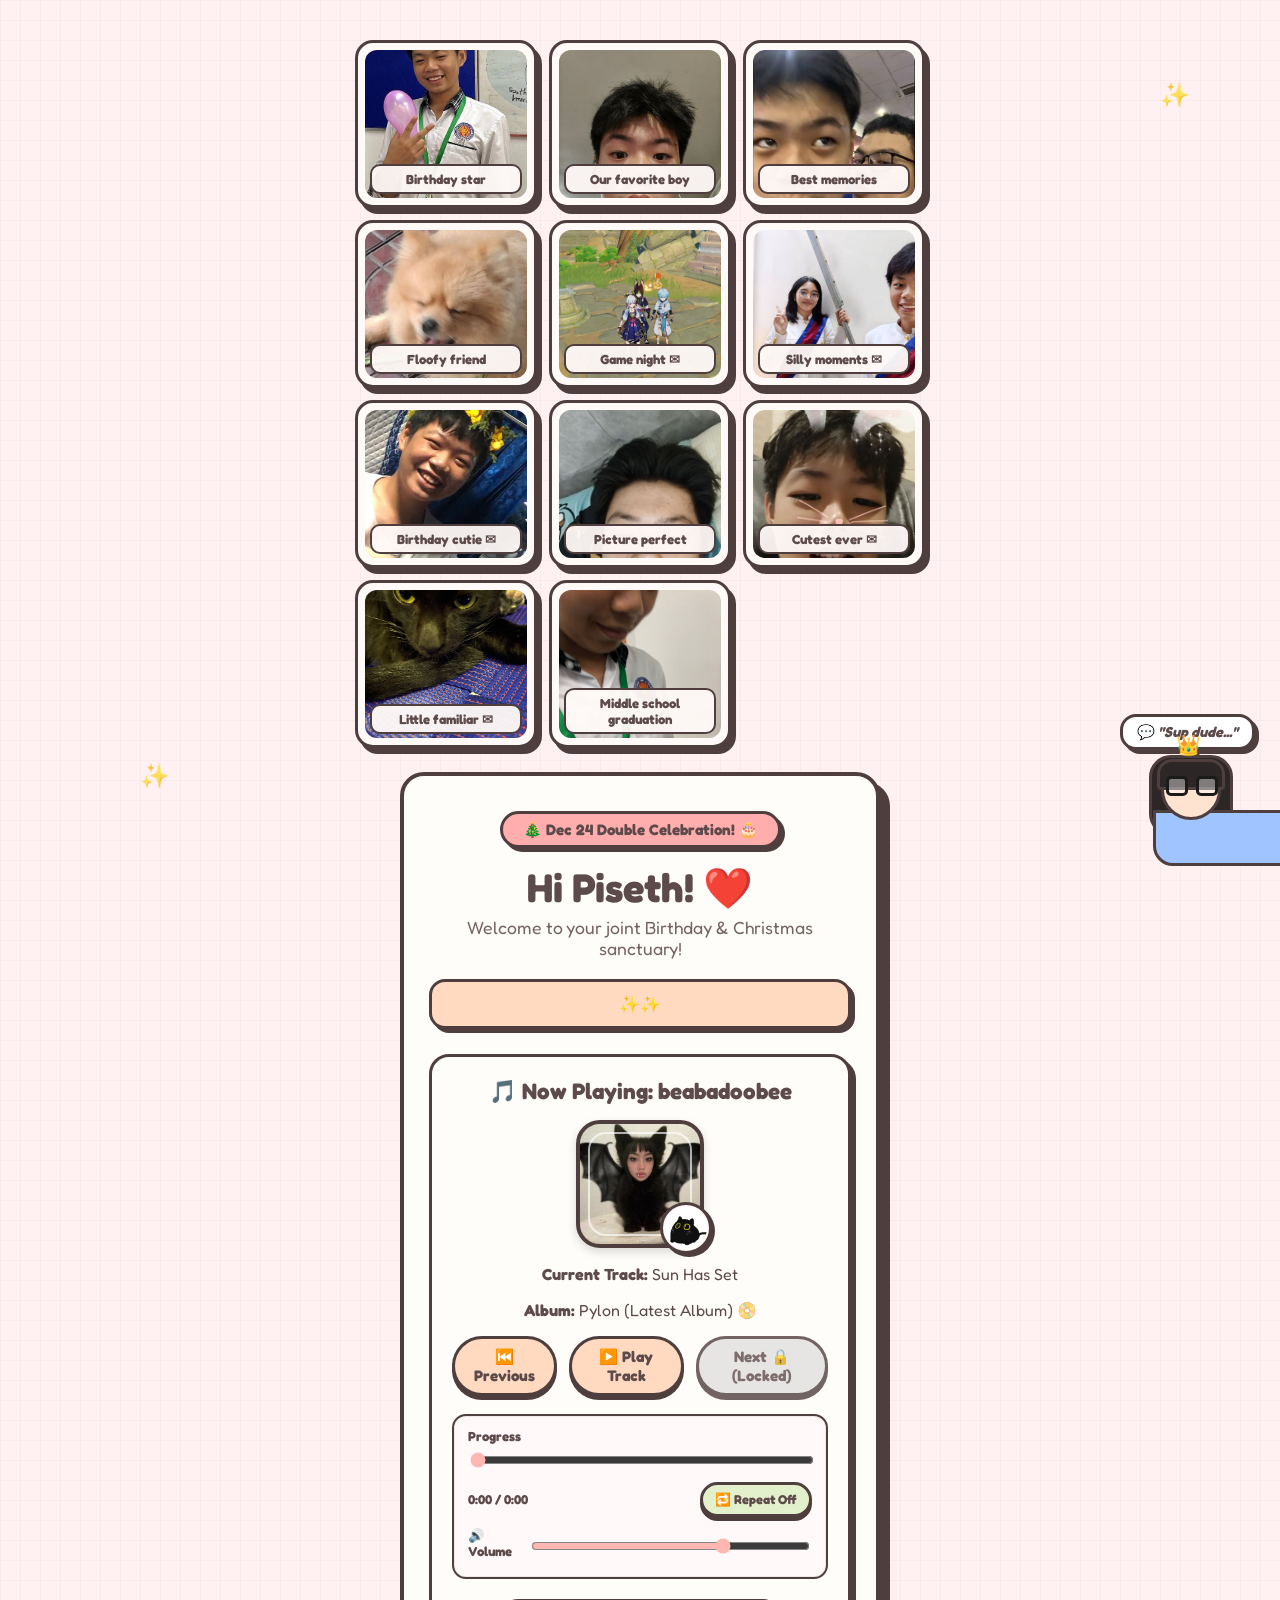
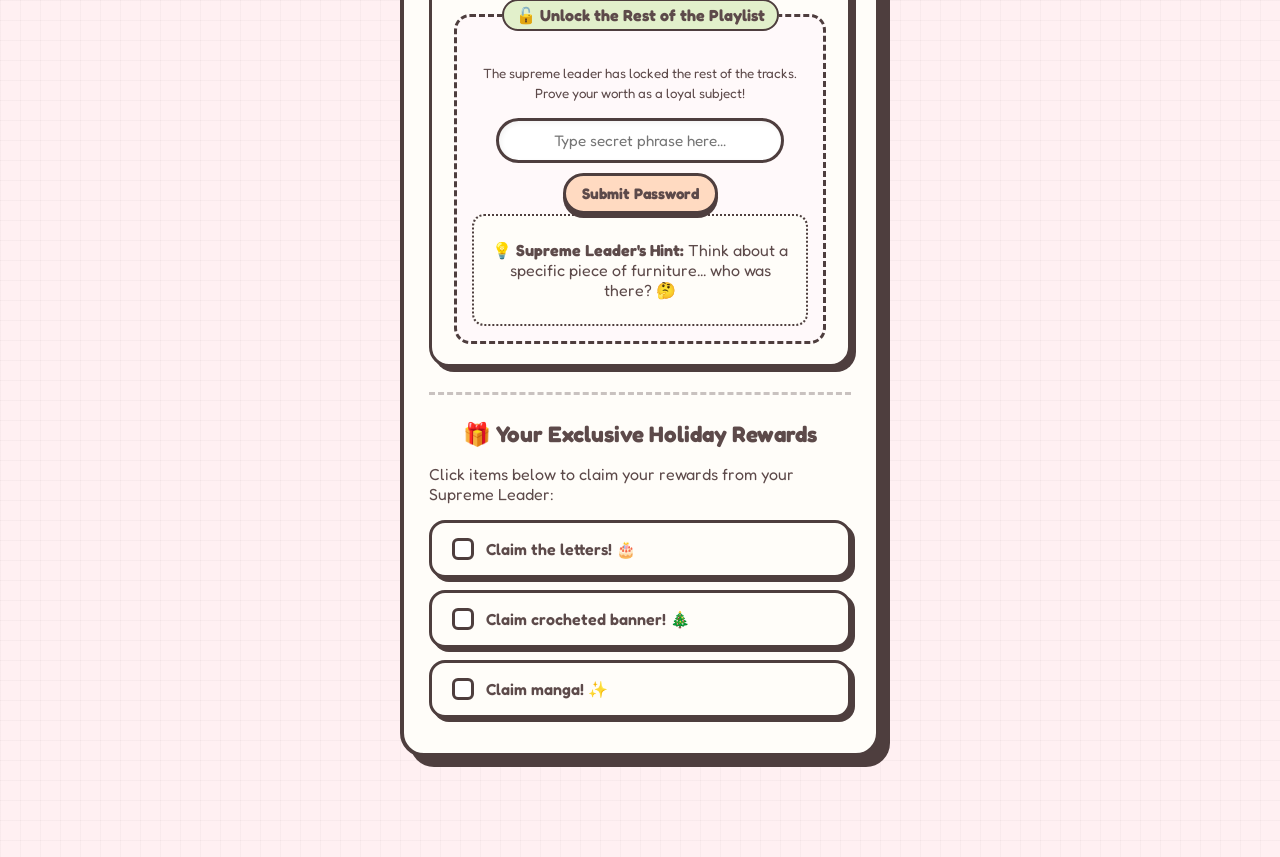
<file: index.html>
<!DOCTYPE html>
<html lang="en">
<head>
    <meta charset="UTF-8">
    <meta name="viewport" content="width=device-width, initial-scale=1.0">
    <title>merry christmas!</title>
    <meta http-equiv="refresh" content="0; url=first/index.html">
    <script>window.location.replace('first/index.html');</script>
    
    <!-- Playful Rounded Font -->
    <link rel="preconnect" href="https://fonts.googleapis.com">
    <link rel="preconnect" href="https://fonts.gstatic.com" crossorigin>
    <link href="https://fonts.googleapis.com/css2?family=Fredoka:wght@300..700&display=swap" rel="stylesheet">
    <link rel="icon" type="image/jpeg" href="the%20favicon.jpg">
    
    <!-- Connecting your separate CSS Stylesheet -->
    <link rel="stylesheet" href="style.css">

    <!-- Added defer so the script safely waits for the HTML elements to load first -->
    <script src="script.js" defer></script>
</head>
<body>

    <!-- 🌸 FIXED: Moved this to the absolute top of the body so the CSS and JS can find it instantly -->
    <div id="laufey-cursor-container"></div>

    <div class="birthday-photo-collage" aria-label="Birthday boy photos">
        <div class="portrait-stack portrait-stack-left">
            <figure class="portrait-card">
                <img src="image.png" alt="Piseth smiling with a balloon" />
                <figcaption>Birthday star</figcaption>
            </figure>
            <figure class="portrait-card">
                <img src="pic 100.jpg" alt="Piseth taking a close-up selfie" />
                <figcaption>Our favorite boy</figcaption>
            </figure>
            <figure class="portrait-card">
                <img src="pic 300.jpg" alt="Piseth posing with a friend" />
                <figcaption>Best memories</figcaption>
            </figure>
            <figure class="portrait-card">
                <img src="pic 500.jpg" alt="A fluffy pomeranian" />
                <figcaption>Floofy friend</figcaption>
            </figure>
            <figure class="portrait-card">
                <img src="pic 700.jpg" alt="A favorite game memory" />
                <figcaption>Game night</figcaption>
            </figure>
            <figure class="portrait-card">
                <img src="pic 900.jpg" alt="A funny strawberry-face photo" />
                <figcaption>Silly moments</figcaption>
            </figure>
        </div>
        <div class="portrait-stack portrait-stack-right">
            <figure class="portrait-card">
                <img src="pic.png" alt="Piseth smiling in a flower crown" />
                <figcaption>Birthday cutie</figcaption>
            </figure>
            <figure class="portrait-card">
                <img src="pic 200.jpg" alt="Piseth relaxing at home" />
                <figcaption>Picture perfect</figcaption>
            </figure>
            <figure class="portrait-card">
                <img src="pic 400.jpg" alt="Piseth with a playful photo filter" />
                <figcaption>Cutest ever</figcaption>
            </figure>
            <figure class="portrait-card">
                <img src="pic 600.jpg" alt="A close-up of a black cat" />
                <figcaption>Little familiar</figcaption>
            </figure>
            <figure class="portrait-card">
                <img src="pic 800.jpg" alt="Piseth and his friend at their middle school graduation" />
                <figcaption>Middle school graduation</figcaption>
            </figure>
        </div>
    </div>

    <div class="window-card">
        <header>
            <p>🎄 Dec 24 Double Celebration! 🎂</p>
            <h1>Hi Piseth! ❤️</h1>
            <p>Welcome to your joint Birthday & Christmas sanctuary!</p>
            <div id="countdown-display">
                <strong>✨✨</strong>
            </div>
        </header>

        <main>
            <section id="music-player">
                <h2>🎵 Now Playing: beabadoobee</h2>
                <div id="album-art-placeholder" aria-label="Current album art">
                    <div class="album-cat-badge">
                        <img src="cat.jpg" alt="Tiny cat sticker" />
                    </div>
                </div>
                <p><strong>Current Track:</strong> <span id="current-song-title">Sun Has Set (Track 1)</span></p>
                <p><strong>Album:</strong> Pylon (Latest Album) 📀</p>
                
                <div id="player-controls">
                    <button type="button" id="btn-prev">⏮️ Previous</button>
                    <button type="button" id="btn-play">▶️ Play Track</button>
                    <button type="button" id="btn-next">Next 🔒 (Locked)</button>
                </div>

                <div class="player-advanced-controls">
                    <label for="player-progress" class="player-label">Progress</label>
                    <input id="player-progress" type="range" min="0" max="100" value="0" />
                    <div class="time-row">
                        <span id="time-display">0:00 / 0:00</span>
                        <button type="button" id="btn-repeat">🔁 Repeat Off</button>
                    </div>
                    <div class="volume-row">
                        <label for="player-volume" class="player-label">🔊 Volume</label>
                        <input id="player-volume" type="range" min="0" max="1" step="0.01" value="0.7" />
                    </div>
                </div>

                <fieldset id="playlist-lock">
                    <legend>🔓 Unlock the Rest of the Playlist</legend>
                    <p><small>The supreme leader has locked the rest of the tracks. Prove your worth as a loyal subject!</small></p>
                    <input type="text" id="playlist-password" placeholder="Type secret phrase here...">
                    <button type="button" id="btn-unlock">Submit Password</button>
                    
                    <div id="hint-section">
                        <p><strong>💡 Supreme Leader's Hint:</strong> Think about a specific piece of furniture... who was there? 🤔</p>
                    </div>
                </fieldset>
            </section>

            <hr>

            <section id="gift-coupons">
                <h2>🎁 Your Exclusive Holiday Tasks & Coupons</h2>
                <p>Click items below to claim your rewards from your Supreme Leader:</p>
                <ul>
                    <li>
                        <label>
                            <input type="checkbox" id="coupon-1"> Claim the letters! 🎂
                        </label>
                    </li>
                    <li>
                        <label>
                            <input type="checkbox" id="coupon-2"> Claim crochetted banner! 🎄
                        </label>
                    </li>
                    <li>
                        <label>
                            <input type="checkbox" id="coupon-3"> Claim manga! ✨
                        </label>
                    </li>
                </ul>
            </section>
        </main>
    </div>

    <footer>
        <div id="avatar-section">
            <div id="goddess-speech-bubble">
                <p>💬 <em>"Sup dude..."</em></p>
            </div>
            <div id="avatar-anatomy-root">
                <ul>
                    <li>👑</li>
                    <li>👓</li>
                    <li>💇‍♀️</li>
                    <li>👚</li>
                    <li>👗</li>
                </ul>
            </div>
        </div>
    </footer>

</body>
</html>
</file>
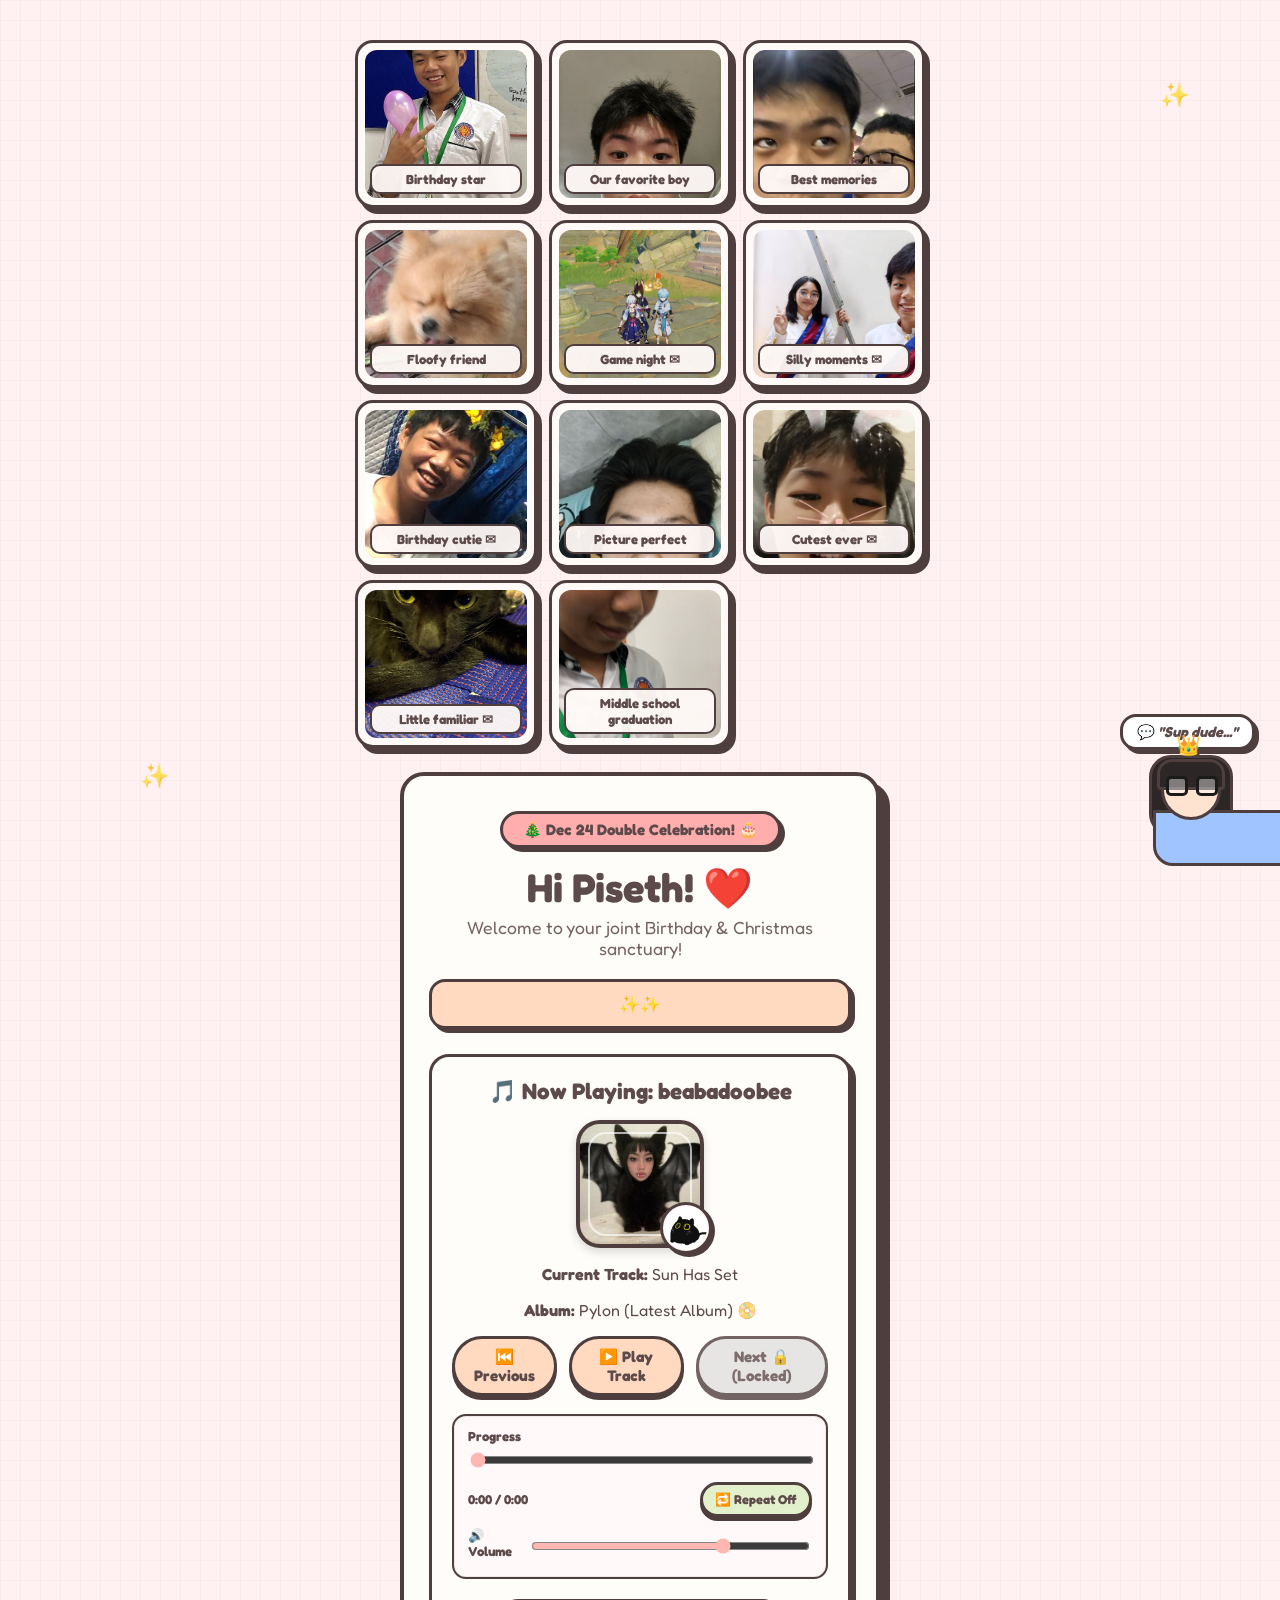
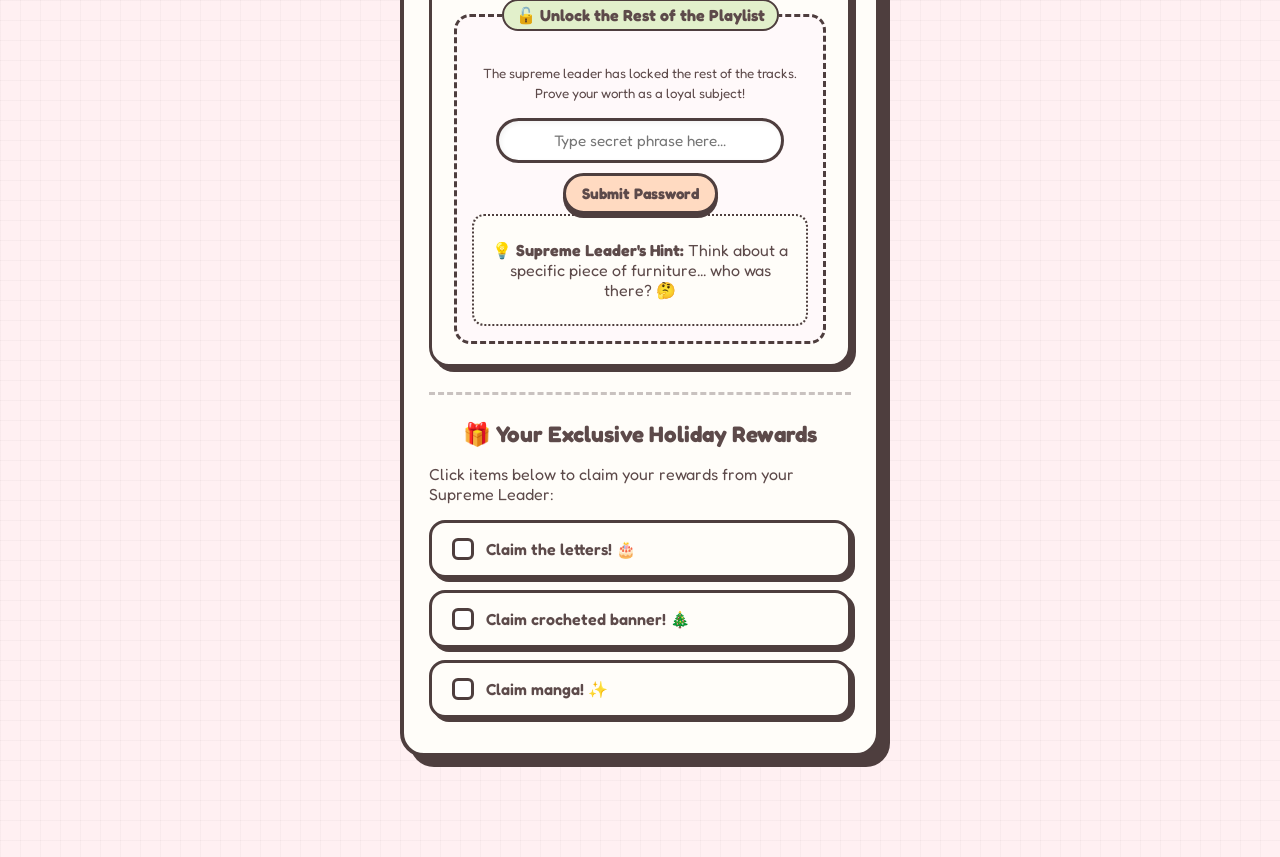
<file: first/index.html>
<!DOCTYPE html>
<html lang="en">
<head>
    <meta charset="UTF-8">
    <meta name="viewport" content="width=device-width, initial-scale=1.0">
    <title>merry christmas!</title>
    
    <!-- Playful Rounded Font -->
    <link rel="preconnect" href="https://fonts.googleapis.com">
    <link rel="preconnect" href="https://fonts.gstatic.com" crossorigin>
    <link href="https://fonts.googleapis.com/css2?family=Fredoka:wght@300..700&display=swap" rel="stylesheet">
    <link rel="icon" type="image/jpeg" href="the%20favicon.jpg">
    
    <!-- Connecting your separate CSS Stylesheet -->
    <link rel="stylesheet" href="style.css">

    <!-- Added defer so the script safely waits for the HTML elements to load first -->
    <script src="script.js" defer></script>
</head>
<body>

    <!-- 🌸 FIXED: Moved this to the absolute top of the body so the CSS and JS can find it instantly -->
    <div id="laufey-cursor-container"></div>

    <div class="birthday-photo-collage" aria-label="Birthday boy photos">
        <div class="portrait-stack portrait-stack-left">
            <figure class="portrait-card">
                <img src="image.png" alt="Piseth smiling with a balloon" />
                <figcaption>Birthday star</figcaption>
            </figure>
            <figure class="portrait-card">
                <img src="pic 100.jpg" alt="Piseth taking a close-up selfie" />
                <figcaption>Our favorite boy</figcaption>
            </figure>
            <figure class="portrait-card">
                <img src="pic 300.jpg" alt="Piseth posing with a friend" />
                <figcaption>Best memories</figcaption>
            </figure>
            <figure class="portrait-card">
                <img src="pic 500.jpg" alt="A fluffy pomeranian" />
                <figcaption>Floofy friend</figcaption>
            </figure>
            <figure class="portrait-card memory-trigger" tabindex="0" role="button" aria-haspopup="dialog" aria-controls="memory-modal" aria-label="Open the Game night memory letter" data-memory="game-night">
                <img src="pic 700.jpg" alt="A favorite game memory" />
                <figcaption>Game night</figcaption>
            </figure>
            <figure class="portrait-card memory-trigger" tabindex="0" role="button" aria-haspopup="dialog" aria-controls="memory-modal" aria-label="Open the Silly moments memory letter" data-memory="silly-moments">
                <img src="pic 900.jpg" alt="A funny strawberry-face photo" />
                <figcaption>Silly moments</figcaption>
            </figure>
        </div>
        <div class="portrait-stack portrait-stack-right">
            <figure class="portrait-card memory-trigger" tabindex="0" role="button" aria-haspopup="dialog" aria-controls="memory-modal" aria-label="Open the Birthday cutie memory letter" data-memory="birthday-cutie">
                <img src="pic.png" alt="Piseth smiling in a flower crown" />
                <figcaption>Birthday cutie</figcaption>
            </figure>
            <figure class="portrait-card">
                <img src="pic 200.jpg" alt="Piseth relaxing at home" />
                <figcaption>Picture perfect</figcaption>
            </figure>
            <figure class="portrait-card memory-trigger" tabindex="0" role="button" aria-haspopup="dialog" aria-controls="memory-modal" aria-label="Open the Cutest ever memory letter" data-memory="cutest-ever">
                <img src="pic 400.jpg" alt="Piseth with a playful photo filter" />
                <figcaption>Cutest ever</figcaption>
            </figure>
            <figure class="portrait-card memory-trigger" tabindex="0" role="button" aria-haspopup="dialog" aria-controls="memory-modal" aria-label="Open the Little familiar memory letter" data-memory="little-familiar">
                <img src="pic 600.jpg" alt="A close-up of a black cat" />
                <figcaption>Little familiar</figcaption>
            </figure>
            <figure class="portrait-card">
                <img src="pic 800.jpg" alt="Piseth and his friend at their middle school graduation" />
                <figcaption>Middle school graduation</figcaption>
            </figure>
        </div>
    </div>

    <dialog id="memory-modal" class="memory-modal" aria-labelledby="memory-title">
        <button type="button" id="memory-close" class="memory-close" aria-label="Close memory letter">×</button>
        <p class="memory-eyebrow">A letter from me</p>
        <h2 id="memory-title"></h2>
        <form id="memory-password-form" hidden>
            <label for="memory-password">Enter the date to open it.</label>
            <input id="memory-password" type="password" autocomplete="off" placeholder="Enter the date" />
            <button type="submit" class="memory-action">Open letter</button>
            <p id="memory-password-error" role="status" hidden>That date did not unlock the letter. Try again.</p>
        </form>
        <article id="memory-letter" hidden>
            <p id="memory-message"></p>
        </article>
        <button type="button" id="memory-close-footer" class="memory-action memory-close-footer">Close letter</button>
    </dialog>
    <audio id="memory-audio" src="miharu audio.mp3" preload="auto" loop></audio>

    <div class="window-card">
        <header>
            <p>🎄 Dec 24 Double Celebration! 🎂</p>
            <h1>Hi Piseth! ❤️</h1>
            <p>Welcome to your joint Birthday & Christmas sanctuary!</p>
            <div id="countdown-display">
                <strong>✨✨</strong>
            </div>
        </header>

        <main>
            <section id="music-player">
                <h2>🎵 Now Playing: beabadoobee</h2>
                <div id="album-art-placeholder" aria-label="Current album art">
                    <div class="album-cat-badge">
                        <img src="cat.jpg" alt="Tiny cat sticker" />
                    </div>
                </div>
                <p><strong>Current Track:</strong> <span id="current-song-title">Sun Has Set (Track 1)</span></p>
                <p><strong>Album:</strong> Pylon (Latest Album) 📀</p>
                
                <div id="player-controls">
                    <button type="button" id="btn-prev">⏮️ Previous</button>
                    <button type="button" id="btn-play">▶️ Play Track</button>
                    <button type="button" id="btn-next">Next 🔒 (Locked)</button>
                </div>

                <div class="player-advanced-controls">
                    <label for="player-progress" class="player-label">Progress</label>
                    <input id="player-progress" type="range" min="0" max="100" value="0" />
                    <div class="time-row">
                        <span id="time-display">0:00 / 0:00</span>
                        <button type="button" id="btn-repeat">🔁 Repeat Off</button>
                    </div>
                    <div class="volume-row">
                        <label for="player-volume" class="player-label">🔊 Volume</label>
                        <input id="player-volume" type="range" min="0" max="1" step="0.01" value="0.7" />
                    </div>
                </div>

                <fieldset id="playlist-lock">
                    <legend>🔓 Unlock the Rest of the Playlist</legend>
                    <p><small>The supreme leader has locked the rest of the tracks. Prove your worth as a loyal subject!</small></p>
                    <input type="text" id="playlist-password" placeholder="Type secret phrase here...">
                    <button type="button" id="btn-unlock">Submit Password</button>
                    
                    <div id="hint-section">
                        <p><strong>💡 Supreme Leader's Hint:</strong> Think about a specific piece of furniture... who was there? 🤔</p>
                    </div>
                </fieldset>
            </section>

            <hr>

            <section id="gift-coupons">
                <h2>🎁 Your Exclusive Holiday Rewards</h2>
                <p>Click items below to claim your rewards from your Supreme Leader:</p>
                <ul>
                    <li>
                        <label>
                            <input type="checkbox" id="coupon-1"> Claim the letters! 🎂
                        </label>
                    </li>
                    <li>
                        <label>
                            <input type="checkbox" id="coupon-2"> Claim crocheted banner! 🎄
                        </label>
                    </li>
                    <li>
                        <label>
                            <input type="checkbox" id="coupon-3"> Claim manga! ✨
                        </label>
                    </li>
                </ul>
            </section>
        </main>
    </div>

    <footer>
        <div id="avatar-section">
            <div id="goddess-speech-bubble">
                <p>💬 <em>"Sup dude..."</em></p>
            </div>
            <div id="avatar-anatomy-root">
                <ul>
                    <li>👑</li>
                    <li>👓</li>
                    <li>💇‍♀️</li>
                    <li>👚</li>
                    <li>👗</li>
                </ul>
            </div>
        </div>
    </footer>

</body>
</html>
</file>
<file: style.css>
@charset "UTF-8";

/* --- 1. DESIGN THEMES & PASTEL COLOR GRAPHICS --- */
:root {
    --bg-cream: #FFFDF9;
    --bg-pastel-pink: #FFF0F2;
    --text-dark-brown: #5D4A4A;
    --border-line: #4E3E3E;
    --pastel-pink: #FFB7B2;
    --pastel-peach: #FFDAC1;
    --pastel-mint: #E2F0CB;
    --christmas-red: #FFADAD;
    --denim-blue: #A0C4FF;
    --bubbly-radius: 24px;
}

/* Stationery Graph Grid Layout */
body {
    background-color: var(--bg-pastel-pink);
    background-image: 
        linear-gradient(rgba(93, 74, 74, 0.04) 1px, transparent 1px),
        linear-gradient(90deg, rgba(93, 74, 74, 0.04) 1px, transparent 1px);
    background-size: 20px 20px;
    color: var(--text-dark-brown);
    font-family: 'Fredoka', sans-serif;
    display: flex;
    justify-content: center;
    align-items: center;
    min-height: 100vh;
    margin: 0;
    padding: 40px 20px;
    overflow-x: hidden;
    cursor: none;
    position: relative;
}

a, button, input, label, [id^="btn-"], .task-card {
    cursor: none !important;
}

.birthday-photo-collage {
    position: fixed;
    inset: 0;
    display: grid;
    grid-template-columns: minmax(0, 360px) minmax(0, 360px);
    justify-content: space-between;
    align-items: center;
    padding: 18px;
    box-sizing: border-box;
    z-index: 20;
    pointer-events: none;
}

.portrait-stack {
    display: grid;
    grid-template-columns: repeat(2, minmax(0, 1fr));
    gap: 12px;
}

.portrait-stack-right {
    justify-self: end;
}

.portrait-card {
    position: relative;
    width: auto;
    height: 154px;
    box-sizing: border-box;
    background: #fffaf8;
    border: 3px solid var(--border-line);
    border-radius: 18px;
    box-shadow: 5px 6px 0 var(--border-line);
    padding: 7px;
    overflow: hidden;
    margin: 0;
}

.portrait-stack-left .portrait-card:nth-child(odd) {
    transform: rotate(-4deg);
}

.portrait-stack-left .portrait-card:nth-child(even) {
    transform: rotate(3deg) translateX(8px);
}

.portrait-stack-right .portrait-card:nth-child(odd) {
    transform: rotate(4deg);
}

.portrait-stack-right .portrait-card:nth-child(even) {
    transform: rotate(-3deg) translateX(-8px);
}

.portrait-card img {
    width: 100%;
    height: 100%;
    object-fit: cover;
    object-position: center 30%;
    border-radius: 12px;
    display: block;
}

.portrait-card figcaption {
    position: absolute;
    left: 12px;
    right: 12px;
    bottom: 11px;
    padding: 5px 4px;
    border: 2px solid var(--border-line);
    border-radius: 10px;
    background: rgba(255, 250, 248, 0.94);
    color: var(--text-dark-brown);
    font-size: 0.82rem;
    font-weight: 700;
    text-align: center;
}

body::before,
body::after {
    content: '\2728';
    position: fixed;
    font-size: 24px;
    z-index: 0;
    opacity: 0.8;
}

body::before {
    top: 80px;
    right: 90px;
}

body::after {
    bottom: 110px;
    left: 140px;
}

#btn-next:disabled,
#btn-prev:disabled,
#player-progress:disabled {
    cursor: not-allowed;
    opacity: 0.55;
}

@media (max-width: 1350px) {
    body {
        flex-direction: column;
    }

    .birthday-photo-collage {
        position: static;
        inset: auto;
        transform: none;
        width: min(100%, 570px);
        margin: 0 auto 24px;
        display: grid;
        grid-template-columns: repeat(3, minmax(0, 1fr));
        align-items: stretch;
        padding: 0;
        gap: 12px;
    }

    .portrait-stack,
    .portrait-stack-right {
        position: static;
        transform: none;
        display: contents;
    }

    .portrait-card {
        width: auto;
        height: 168px;
    }

    .portrait-stack-left .portrait-card:nth-child(n),
    .portrait-stack-right .portrait-card:nth-child(n) {
        transform: none;
    }
}

@media (max-width: 520px) {
    .birthday-photo-collage {
        grid-template-columns: repeat(2, minmax(0, 1fr));
        max-width: 360px;
    }

    .portrait-card {
        height: 138px;
    }
}

/* --- 2. THE CUSTOM LAUFEY MOUSE POINTER --- */
#laufey-cursor-container {
    width: 52px;
    height: 52px;
    background-image: url("pompom.jpg");
    background-size: cover;
    background-position: center;
    border: 3px solid var(--border-line);
    border-radius: 18px;
    position: fixed;
    pointer-events: none;
    z-index: 9999;
    transform: translate(-50%, -50%) rotate(-8deg);
    box-shadow: 4px 4px 0px var(--border-line);
    left: -50px;
    top: -50px;
    overflow: hidden;
}
#laufey-cursor-container::before {
    content: '\2728';
    font-size: 16px;
    position: absolute;
    top: -8px;
    right: -3px;
    background: rgba(255,255,255,0.7);
    width: 24px;
    height: 24px;
    border-radius: 50%;
    display: grid;
    place-items: center;
    border: 2px solid var(--border-line);
}
#laufey-cursor-container::after {
    content: '\2665';
    font-size: 12px;
    color: #ff6b8d;
    position: absolute;
    bottom: 5px;
    left: 6px;
    text-shadow: 1px 1px 0 rgba(0,0,0,0.15);
}

/* --- 3. MAIN WINDOW INTERFACE DASHBOARD --- */
.window-card {
    background-color: var(--bg-cream);
    border: 4px solid var(--border-line);
    border-radius: var(--bubbly-radius);
    box-shadow: 10px 10px 0px var(--border-line); 
    max-width: 480px;
    width: 100%;
    box-sizing: border-box;
    padding: 35px 25px;
    text-align: center;
    position: relative;
    z-index: 10;
    margin-bottom: 60px;
}

.window-card header p:first-child {
    display: inline-block;
    background-color: var(--christmas-red);
    border: 3px solid var(--border-line);
    padding: 6px 20px;
    border-radius: 50px;
    font-weight: bold;
    font-size: 0.95rem;
    box-shadow: 4px 4px 0px var(--border-line);
    margin: 0 0 15px 0;
}

.window-card h1 {
    font-size: 2.5rem;
    margin: 0 0 5px 0;
    color: var(--text-dark-brown);
}

.window-card header p:last-of-type {
    font-size: 1.1rem;
    margin: 0 0 20px 0;
    opacity: 0.85;
}

#countdown-display {
    background-color: var(--pastel-peach);
    border: 3px solid var(--border-line);
    padding: 12px;
    border-radius: 16px;
    font-size: 1.05rem;
    font-weight: bold;
    box-shadow: 4px 4px 0px var(--border-line);
    margin-bottom: 25px;
}

hr {
    border: none;
    border-top: 3px dashed var(--border-line);
    margin: 25px 0;
    opacity: 0.3;
}

/* --- 4. BEABADOOBEE MUSIC PLAYER --- */
#music-player {
    background: #FFFDF9;
    border: 3px solid var(--border-line);
    border-radius: 20px;
    padding: 20px;
    box-shadow: 5px 5px 0px var(--border-line);
    text-align: center;
}

#music-player h2 {
    font-size: 1.4rem;
    margin-top: 0;
    margin-bottom: 15px;
}

#album-art-placeholder {
    width: 120px !important;
    height: 120px !important;
    background-image: url("beabadoobee.jpg");
    background-size: cover;
    background-position: center;
    margin: 0 auto 15px auto;
    border-radius: 24px !important;
    border: 4px solid var(--border-line) !important;
    box-shadow: 0px 4px 10px rgba(0,0,0,0.15);
    display: flex;
    align-items: center;
    justify-content: center;
    position: relative;
    animation: recordSpin 4s linear infinite;
    animation-play-state: paused;
    overflow: visible;
}

#album-art-placeholder::after {
    content: '';
    position: absolute;
    inset: 8px;
    border-radius: 18px;
    border: 2px solid rgba(255,255,255,0.65);
}

.album-cat-badge {
    position: absolute;
    right: -12px;
    bottom: -10px;
    width: 42px;
    height: 42px;
    border: 3px solid var(--border-line);
    border-radius: 50%;
    background: #fffaf8;
    box-shadow: 3px 3px 0 var(--border-line);
    padding: 2px;
    z-index: 2;
}

.album-cat-badge img {
    width: 100%;
    height: 100%;
    object-fit: cover;
    border-radius: 50%;
    display: block;
}

@keyframes recordSpin { 100% { transform: rotate(360deg); } }

#player-controls {
    display: flex;
    justify-content: center;
    gap: 12px;
    margin-top: 15px;
}

[id^="btn-"] {
    background-color: var(--pastel-peach);
    color: var(--text-dark-brown);
    border: 3px solid var(--border-line);
    border-radius: 50px;
    padding: 8px 16px;
    font-family: 'Fredoka', sans-serif;
    font-size: 0.95rem;
    font-weight: bold;
    box-shadow: 0px 4px 0px var(--border-line);
    transition: all 0.1s ease;
}

[id^="btn-"]:hover {
    transform: translateY(-2px);
    box-shadow: 0px 6px 0px var(--border-line);
    background-color: var(--pastel-pink);
}

[id^="btn-"]:active {
    transform: translateY(4px);
    box-shadow: 0px 0px 0px var(--border-line);
}

#btn-next {
    background-color: #E0E0E0;
    opacity: 0.8;
}

/* --- 5. PASSWORD VAULT --- */
#playlist-lock {
    border: 3px dashed var(--border-line);
    border-radius: 16px;
    padding: 15px;
    margin-top: 20px;
    background-color: #FFF9FA;
}

#playlist-lock legend {
    background: var(--pastel-mint);
    border: 2px solid var(--border-line);
    padding: 4px 12px;
    border-radius: 50px;
    font-weight: bold;
    font-size: 0.9  rem;
}

#playlist-password {
    width: 75%;
    padding: 10px 15px;
    border: 3px solid var(--border-line);
    border-radius: 50px;
    font-family: 'Fredoka', sans-serif;
    font-size: 0.95rem;
    outline: none;
    text-align: center;
    margin-bottom: 10px;
    box-shadow: inset 2px 2px 5px rgba(0,0,0,0.05);
}

#hint-section {
    border-radius: 12px !important;
    border: 2px dotted var(--border-line) !important;
    background-color: #FFFDF9 !important;
    padding: 8px 12px !important;
}

/* --- 6. EXCLUSIVE TASK COUPONS --- */
#gift-coupons { text-align: left; }
#gift-coupons h2 { font-size: 1.4rem; text-align: center; margin-bottom: 15px; }
#gift-coupons ul {
    list-style: none;
    padding: 0; margin: 0;
    display: flex; flex-direction: column; gap: 12px;
}

#gift-coupons li label {
    display: flex;
    align-items: center;
    background: #FFFDF9;
    border: 3px solid var(--border-line);
    padding: 12px 16px;
    border-radius: 16px;
    box-shadow: 4px 4px 0px var(--border-line);
    font-weight: 600;
    transition: all 0.2s ease;
}

#gift-coupons li label:hover {
    transform: translateX(4px);
    background-color: #FFF5F6;
}

#gift-coupons input[type="checkbox"] {
    -webkit-appearance: none;
    appearance: none;
    width: 22px;
    height: 22px;
    border: 3px solid var(--border-line);
    border-radius: 6px;
    background: white;
    margin-right: 12px;
    position: relative;
    transition: 0.15s;
}

#gift-coupons input[type="checkbox"]:checked {
    background-color: var(--pastel-pink);
}

#gift-coupons input[type="checkbox"]:checked::after {
    content: '\2728';
    font-size: 12px;
    position: absolute;
    top: -1px;
    left: 1px;
}

/* --- 7. THE AVATAR SYSTEM NODE (Bottom Right Alignment) --- */
#avatar-section {
    position: fixed;
    bottom: 25px;
    right: 25px;
    display: flex;
    flex-direction: column;
    align-items: center;
    z-index: 100;
}

#goddess-speech-bubble {
    background: white !important;
    border: 3px solid var(--border-line) !important;
    border-radius: 16px !important;
    padding: 6px 14px !important;
    max-width: 170px !important;
    box-shadow: 4px 4px 0px var(--border-line);
    text-align: center;
    font-weight: bold;
    font-size: 0.9rem;
    margin-bottom: -5px;
    position: relative;
    animation: floatingBob 3s ease-in-out infinite;
}

#goddess-speech-bubble::after {
    content: '';
    position: absolute;
    bottom: -11px;
    right: 45px;
    border-width: 11px 11px 0;
    border-style: solid;
    border-color: var(--border-line) transparent;
    display: block;
    width: 0;
}

#goddess-speech-bubble p { margin: 0; }

/* Pure CSS Character Body Styles */
#avatar-anatomy-root {
    width: 100px;
    height: 130px;
    position: relative;
    font-size: 0px; 
    animation: floatingBob 3s ease-in-out infinite;
}

@keyframes floatingBob {
    0%, 100% { transform: translateY(0); }
    50% { transform: translateY(-8px); }
}

#avatar-anatomy-root::before {
    content: '';
    position: absolute;
    width: 78px;
    height: 75px;
    background: #2D2626; 
    border: 3px solid var(--border-line);
    border-radius: 22px;
    top: 10px;
    left: 11px;
    z-index: 1;
}

#avatar-anatomy-root ul { padding: 0; margin: 0; list-style: none; }
#avatar-anatomy-root li { font-size: 0px; position: absolute; }

/* Crown Shape Placement */
#avatar-anatomy-root li:nth-child(1) {
    font-size: 20px !important;
    top: -12px;
    left: 38px;
    z-index: 10;
}

/* Face Node & Bangs */
#avatar-anatomy-root li:nth-child(3) {
    display: block;
    width: 54px;
    height: 54px;
    background: #FFE3D1; 
    border: 3px solid var(--border-line);
    border-radius: 50%;
    top: 15px;
    left: 23px;
    z-index: 3;
}
#avatar-anatomy-root li:nth-child(3)::before {
    content: '';
    position: absolute;
    width: 62px;
    height: 25px;
    background: #2D2626;
    border: 3px solid var(--border-line);
    border-radius: 15px 15px 4px 4px;
    top: -4px;
    left: -7px;
    z-index: 4;
}

/* Eye Glasses Frame */
#avatar-anatomy-root li:nth-child(2) {
    display: flex;
    gap: 4px;
    top: 31px;
    left: 28px;
    z-index: 5;
}
#avatar-anatomy-root li:nth-child(2)::before, 
#avatar-anatomy-root li:nth-child(2)::after {
    content: '';
    width: 16px;
    height: 14px;
    border: 3px solid #1A1A1A;
    background: rgba(255, 255, 255, 0.4);
    border-radius: 5px;
    display: inline-block;
}

/* Pink Blouse Shape */
#avatar-anatomy-root li:nth-child(4) {
    display: block;
    width: 70px;
    height: 50px;
    background: var(--pastel-pink);
    border: 3px solid var(--border-line);
    border-radius: 0px 0px 20px 20px;
    top: 65px;
    left: 15px;
    z-index: 2;
}

.window-card h1 {
    font-size: 2.5rem;
    margin: 0 0 5px 0;
    color: var(--text-dark-brown);
}

.window-card header p:last-of-type {
    font-size: 1.1rem;
    margin: 0 0 20px 0;
    opacity: 0.85;
}

#countdown-display {
    background-color: var(--pastel-peach);
    border: 3px solid var(--border-line);
    padding: 12px;
    border-radius: 16px;
    font-size: 1.05rem;
    font-weight: bold;
    box-shadow: 4px 4px 0px var(--border-line);
    margin-bottom: 25px;
}

hr {
    border: none;
    border-top: 3px dashed var(--border-line);
    margin: 25px 0;
    opacity: 0.3;
}

/* --- 4. BEABADOOBEE MUSIC PLAYER --- */
#music-player {
    background: #FFFDF9;
    border: 3px solid var(--border-line);
    border-radius: 20px;
    padding: 20px;
    box-shadow: 5px 5px 0px var(--border-line);
    text-align: center;
}

#music-player h2 {
    font-size: 1.4rem;
    margin-top: 0;
    margin-bottom: 15px;
}

#album-art-placeholder {
    width: 120px !important;
    height: 120px !important;
    background-image: url("beabadoobee.jpg");
    background-size: cover;
    background-position: center;
    margin: 0 auto 15px auto;
    border-radius: 24px !important;
    border: 4px solid var(--border-line) !important;
    box-shadow: 0px 4px 10px rgba(0,0,0,0.15);
    display: flex;
    align-items: center;
    justify-content: center;
    position: relative;
    animation: recordSpin 4s linear infinite;
    animation-play-state: paused;
    overflow: visible;
}

#album-art-placeholder::after {
    content: '';
    position: absolute;
    inset: 8px;
    border-radius: 18px;
    border: 2px solid rgba(255,255,255,0.65);
}

.album-cat-badge {
    position: absolute;
    right: -12px;
    bottom: -10px;
    width: 42px;
    height: 42px;
    border: 3px solid var(--border-line);
    border-radius: 50%;
    background: #fffaf8;
    box-shadow: 3px 3px 0 var(--border-line);
    padding: 2px;
    z-index: 2;
}

.album-cat-badge img {
    width: 100%;
    height: 100%;
    object-fit: cover;
    border-radius: 50%;
    display: block;
}

@keyframes recordSpin { 100% { transform: rotate(360deg); } }

#player-controls {
    display: flex;
    justify-content: center;
    gap: 12px;
    margin-top: 15px;
}

[id^="btn-"] {
    background-color: var(--pastel-peach);
    color: var(--text-dark-brown);
    border: 3px solid var(--border-line);
    border-radius: 50px;
    padding: 8px 16px;
    font-family: 'Fredoka', sans-serif;
    font-size: 0.95rem;
    font-weight: bold;
    box-shadow: 0px 4px 0px var(--border-line);
    transition: all 0.1s ease;
}

[id^="btn-"]:hover {
    transform: translateY(-2px);
    box-shadow: 0px 6px 0px var(--border-line);
    background-color: var(--pastel-pink);
}

[id^="btn-"]:active {
    transform: translateY(4px);
    box-shadow: 0px 0px 0px var(--border-line);
}

#btn-next {
    background-color: #E0E0E0;
    opacity: 0.8;
}

/* --- 5. PASSWORD VAULT --- */
#playlist-lock {
    border: 3px dashed var(--border-line);
    border-radius: 16px;
    padding: 15px;
    margin-top: 20px;
    background-color: #FFF9FA;
}

#playlist-lock legend {
    background: var(--pastel-mint);
    border: 2px solid var(--border-line);
    padding: 4px 12px;
    border-radius: 50px;
    font-weight: bold;
    font-size: 0.9  rem;
}

#playlist-password {
    width: 75%;
    padding: 10px 15px;
    border: 3px solid var(--border-line);
    border-radius: 50px;
    font-family: 'Fredoka', sans-serif;
    font-size: 0.95rem;
    outline: none;
    text-align: center;
    margin-bottom: 10px;
    box-shadow: inset 2px 2px 5px rgba(0,0,0,0.05);
}

#hint-section {
    border-radius: 12px !important;
    border: 2px dotted var(--border-line) !important;
    background-color: #FFFDF9 !important;
    padding: 8px 12px !important;
}

/* --- 6. EXCLUSIVE TASK COUPONS --- */
#gift-coupons { text-align: left; }
#gift-coupons h2 { font-size: 1.4rem; text-align: center; margin-bottom: 15px; }
#gift-coupons ul {
    list-style: none;
    padding: 0; margin: 0;
    display: flex; flex-direction: column; gap: 12px;
}

#gift-coupons li label {
    display: flex;
    align-items: center;
    background: #FFFDF9;
    border: 3px solid var(--border-line);
    padding: 12px 16px;
    border-radius: 16px;
    box-shadow: 4px 4px 0px var(--border-line);
    font-weight: 600;
    transition: all 0.2s ease;
}

#gift-coupons li label:hover {
    transform: translateX(4px);
    background-color: #FFF5F6;
}

#gift-coupons input[type="checkbox"] {
    -webkit-appearance: none;
    appearance: none;
    width: 22px;
    height: 22px;
    border: 3px solid var(--border-line);
    border-radius: 6px;
    background: white;
    margin-right: 12px;
    position: relative;
    transition: 0.15s;
}

#gift-coupons input[type="checkbox"]:checked {
    background-color: var(--pastel-pink);
}

#gift-coupons input[type="checkbox"]:checked::after {
    content: '\2728';
    font-size: 12px;
    position: absolute;
    top: -1px;
    left: 1px;
}

/* --- 7. THE AVATAR SYSTEM NODE (Bottom Right Alignment) --- */
#avatar-section {
    position: fixed;
    bottom: 25px;
    right: 25px;
    display: flex;
    flex-direction: column;
    align-items: center;
    z-index: 100;
}

#goddess-speech-bubble {
    background: white !important;
    border: 3px solid var(--border-line) !important;
    border-radius: 16px !important;
    padding: 6px 14px !important;
    max-width: 170px !important;
    box-shadow: 4px 4px 0px var(--border-line);
    text-align: center;
    font-weight: bold;
    font-size: 0.9rem;
    margin-bottom: -5px;
    position: relative;
    animation: floatingBob 3s ease-in-out infinite;
}

#goddess-speech-bubble::after {
    content: '';
    position: absolute;
    bottom: -11px;
    right: 45px;
    border-width: 11px 11px 0;
    border-style: solid;
    border-color: var(--border-line) transparent;
    display: block;
    width: 0;
}

#goddess-speech-bubble p { margin: 0; }

/* Pure CSS Character Body Styles */
#avatar-anatomy-root {
    width: 100px;
    height: 130px;
    position: relative;
    font-size: 0px; 
    animation: floatingBob 3s ease-in-out infinite;
}

@keyframes floatingBob {
    0%, 100% { transform: translateY(0); }
    50% { transform: translateY(-8px); }
}

#avatar-anatomy-root::before {
    content: '';
    position: absolute;
    width: 78px;
    height: 75px;
    background: #2D2626; 
    border: 3px solid var(--border-line);
    border-radius: 22px;
    top: 10px;
    left: 11px;
    z-index: 1;
}

#avatar-anatomy-root ul { padding: 0; margin: 0; list-style: none; }
#avatar-anatomy-root li { font-size: 0px; position: absolute; }

/* Crown Shape Placement */
#avatar-anatomy-root li:nth-child(1) {
    font-size: 20px !important;
    top: -12px;
    left: 38px;
    z-index: 10;
}

/* Face Node & Bangs */
#avatar-anatomy-root li:nth-child(3) {
    display: block;
    width: 54px;
    height: 54px;
    background: #FFE3D1; 
    border: 3px solid var(--border-line);
    border-radius: 50%;
    top: 15px;
    left: 23px;
    z-index: 3;
}
#avatar-anatomy-root li:nth-child(3)::before {
    content: '';
    position: absolute;
    width: 62px;
    height: 25px;
    background: #2D2626;
    border: 3px solid var(--border-line);
    border-radius: 15px 15px 4px 4px;
    top: -4px;
    left: -7px;
    z-index: 4;
}

/* Eye Glasses Frame */
#avatar-anatomy-root li:nth-child(2) {
    display: flex;
    gap: 4px;
    top: 31px;
    left: 28px;
    z-index: 5;
}
#avatar-anatomy-root li:nth-child(2)::before, 
#avatar-anatomy-root li:nth-child(2)::after {
    content: '';
    width: 16px;
    height: 14px;
    border: 3px solid #1A1A1A;
    background: rgba(255, 255, 255, 0.4);
    border-radius: 5px;
    display: inline-block;
}

/* Pink Blouse Shape */
#avatar-anatomy-root li:nth-child(4) {
    display: block;
    width:270px;
    height: 50px;
    background: var(--denim-blue);
    border: 3px solid var(--border-line);
    border-radius: 0px 0px 20px 20px;
    top: 65px;
    left: 15px;
    z-index: 2;
}

.player-advanced-controls {
    margin-top: 18px;
    background: #fffaf9;
    border: 2px solid var(--border-line);
    border-radius: 14px;
    padding: 12px 14px;
    box-shadow: inset 0 0 0 1px rgba(93, 74, 74, 0.1);
}

.player-label {
    display: block;
    text-align: left;
    font-size: 0.82rem;
    font-weight: 700;
    margin-bottom: 6px;
}

#player-progress,
#player-volume {
    width: 100%;
    accent-color: var(--pastel-pink);
}

.time-row,
.volume-row {
    display: flex;
    align-items: center;
    justify-content: space-between;
    gap: 12px;
    margin-top: 10px;
}

#time-display {
    font-size: 0.8rem;
    font-weight: 700;
}

#btn-repeat {
    background-color: var(--pastel-mint);
    padding: 7px 12px;
    font-size: 0.8rem;
}
;
</file>
<file: first/style.css>
@charset "UTF-8";

/* --- 1. DESIGN THEMES & PASTEL COLOR GRAPHICS --- */
:root {
    --bg-cream: #FFFDF9;
    --bg-pastel-pink: #FFF0F2;
    --text-dark-brown: #5D4A4A;
    --border-line: #4E3E3E;
    --pastel-pink: #FFB7B2;
    --pastel-peach: #FFDAC1;
    --pastel-mint: #E2F0CB;
    --christmas-red: #FFADAD;
    --denim-blue: #A0C4FF;
    --bubbly-radius: 24px;
}

/* Stationery Graph Grid Layout */
body {
    background-color: var(--bg-pastel-pink);
    background-image: 
        linear-gradient(rgba(93, 74, 74, 0.04) 1px, transparent 1px),
        linear-gradient(90deg, rgba(93, 74, 74, 0.04) 1px, transparent 1px);
    background-size: 20px 20px;
    color: var(--text-dark-brown);
    font-family: 'Fredoka', sans-serif;
    display: flex;
    justify-content: center;
    align-items: center;
    min-height: 100vh;
    margin: 0;
    padding: 40px 20px;
    overflow-x: hidden;
    cursor: none;
    position: relative;
}

a, button, input, label, [id^="btn-"], .task-card {
    cursor: none !important;
}

.birthday-photo-collage {
    position: fixed;
    inset: 0;
    display: grid;
    grid-template-columns: minmax(0, 360px) minmax(0, 360px);
    justify-content: space-between;
    align-items: center;
    padding: 18px;
    box-sizing: border-box;
    z-index: 20;
    pointer-events: none;
}

.portrait-stack {
    display: grid;
    grid-template-columns: repeat(2, minmax(0, 1fr));
    gap: 12px;
}

.portrait-stack-right {
    justify-self: end;
}

.portrait-card {
    position: relative;
    width: auto;
    height: 154px;
    box-sizing: border-box;
    background: #fffaf8;
    border: 3px solid var(--border-line);
    border-radius: 18px;
    box-shadow: 5px 6px 0 var(--border-line);
    padding: 7px;
    overflow: hidden;
    margin: 0;
}

.portrait-stack-left .portrait-card:nth-child(odd) {
    transform: rotate(-4deg);
}

.portrait-stack-left .portrait-card:nth-child(even) {
    transform: rotate(3deg) translateX(8px);
}

.portrait-stack-right .portrait-card:nth-child(odd) {
    transform: rotate(4deg);
}

.portrait-stack-right .portrait-card:nth-child(even) {
    transform: rotate(-3deg) translateX(-8px);
}

.portrait-card img {
    width: 100%;
    height: 100%;
    object-fit: cover;
    object-position: center 30%;
    border-radius: 12px;
    display: block;
}

.portrait-card figcaption {
    position: absolute;
    left: 12px;
    right: 12px;
    bottom: 11px;
    padding: 5px 4px;
    border: 2px solid var(--border-line);
    border-radius: 10px;
    background: rgba(255, 250, 248, 0.94);
    color: var(--text-dark-brown);
    font-size: 0.82rem;
    font-weight: 700;
    text-align: center;
}

body::before,
body::after {
    content: '\2728';
    position: fixed;
    font-size: 24px;
    z-index: 0;
    opacity: 0.8;
}

body::before {
    top: 80px;
    right: 90px;
}

body::after {
    bottom: 110px;
    left: 140px;
}

#btn-next:disabled,
#btn-prev:disabled,
#player-progress:disabled {
    cursor: not-allowed;
    opacity: 0.55;
}

@media (max-width: 1350px) {
    body {
        flex-direction: column;
    }

    .birthday-photo-collage {
        position: static;
        inset: auto;
        transform: none;
        width: min(100%, 570px);
        margin: 0 auto 24px;
        display: grid;
        grid-template-columns: repeat(3, minmax(0, 1fr));
        align-items: stretch;
        padding: 0;
        gap: 12px;
    }

    .portrait-stack,
    .portrait-stack-right {
        position: static;
        transform: none;
        display: contents;
    }

    .portrait-card {
        width: auto;
        height: 168px;
    }

    .portrait-stack-left .portrait-card:nth-child(n),
    .portrait-stack-right .portrait-card:nth-child(n) {
        transform: none;
    }
}

@media (max-width: 520px) {
    .birthday-photo-collage {
        grid-template-columns: repeat(2, minmax(0, 1fr));
        max-width: 360px;
    }

    .portrait-card {
        height: 138px;
    }
}

.memory-trigger {
    pointer-events: auto;
    cursor: none;
    transition: box-shadow 160ms ease, filter 160ms ease;
}

.memory-trigger:hover {
    box-shadow: 6px 8px 0 var(--border-line);
    filter: brightness(1.03);
}

.memory-trigger:focus-visible {
    outline: 4px solid var(--pastel-pink);
    outline-offset: 4px;
}

.memory-trigger figcaption::after {
    content: ' \2709';
}

.memory-modal {
    position: fixed;
    width: min(660px, calc(100vw - 32px));
    max-width: none;
    max-height: calc(100vh - 32px);
    overflow-y: auto;
    box-sizing: border-box;
    margin: auto;
    padding: 38px 36px 28px;
    color: #4c3922;
    background-color: #fff1ad;
    background-image: repeating-linear-gradient(0deg, transparent, transparent 31px, rgba(152, 118, 52, 0.1) 32px);
    border: 3px solid #6f5630;
    border-radius: 12px 12px 18px 12px;
    box-shadow: 9px 10px 0 rgba(43, 35, 29, 0.35);
}

.memory-modal::backdrop {
    background: rgba(41, 31, 31, 0.68);
    backdrop-filter: blur(3px);
}

.memory-close {
    position: absolute;
    top: 10px;
    right: 12px;
    width: 40px;
    height: 40px;
    padding: 0;
    color: #4c3922;
    background: transparent;
    border: 0;
    font: 32px/1 'Fredoka', sans-serif;
    cursor: pointer;
}

.memory-eyebrow {
    margin: 0 46px 8px 0;
    color: #85642d;
    font-size: 0.85rem;
    font-weight: 700;
    text-transform: uppercase;
}

#memory-title {
    margin: 0 42px 22px 0;
    color: #4c3922;
    font-size: 1.7rem;
}

#memory-letter p {
    margin: 0;
    font: 1.05rem/1.85 Georgia, 'Times New Roman', serif;
    white-space: pre-line;
}

#memory-password-form label {
    display: block;
    margin-bottom: 12px;
    font-weight: 600;
}

#memory-password {
    width: 100%;
    box-sizing: border-box;
    padding: 11px 13px;
    border: 2px solid #85642d;
    border-radius: 8px;
    background: rgba(255, 255, 255, 0.72);
    color: #4c3922;
    font: inherit;
}

.memory-action {
    margin-top: 14px;
    padding: 9px 16px;
    border: 2px solid #6f5630;
    border-radius: 8px;
    background: #f5d875;
    color: #4c3922;
    font: 700 0.95rem 'Fredoka', sans-serif;
    cursor: pointer;
}

.memory-action:hover {
    background: #f8e394;
}

#memory-password-error {
    margin: 12px 0 0;
    color: #9b302f;
    font-weight: 700;
}

.memory-close-footer {
    display: block;
    margin-left: auto;
}

#memory-password-form[hidden],
#memory-letter[hidden],
#memory-password-error[hidden] {
    display: none;
}

@media (max-width: 520px) {
    .memory-modal {
        padding: 34px 22px 22px;
    }

    #memory-title {
        font-size: 1.45rem;
    }

    #memory-letter p {
        font-size: 1rem;
    }
}

/* --- 2. THE CUSTOM LAUFEY MOUSE POINTER --- */
#laufey-cursor-container {
    width: 52px;
    height: 52px;
    background-image: url("pompom.jpg");
    background-size: cover;
    background-position: center;
    border: 3px solid var(--border-line);
    border-radius: 18px;
    position: fixed;
    pointer-events: none;
    z-index: 9999;
    transform: translate(-50%, -50%) rotate(-8deg);
    box-shadow: 4px 4px 0px var(--border-line);
    left: -50px;
    top: -50px;
    overflow: hidden;
}
#laufey-cursor-container::before {
    content: '\2728';
    font-size: 16px;
    position: absolute;
    top: -8px;
    right: -3px;
    background: rgba(255,255,255,0.7);
    width: 24px;
    height: 24px;
    border-radius: 50%;
    display: grid;
    place-items: center;
    border: 2px solid var(--border-line);
}
#laufey-cursor-container::after {
    content: '\2665';
    font-size: 12px;
    color: #ff6b8d;
    position: absolute;
    bottom: 5px;
    left: 6px;
    text-shadow: 1px 1px 0 rgba(0,0,0,0.15);
}

/* --- 3. MAIN WINDOW INTERFACE DASHBOARD --- */
.window-card {
    background-color: var(--bg-cream);
    border: 4px solid var(--border-line);
    border-radius: var(--bubbly-radius);
    box-shadow: 10px 10px 0px var(--border-line); 
    max-width: 480px;
    width: 100%;
    box-sizing: border-box;
    padding: 35px 25px;
    text-align: center;
    position: relative;
    z-index: 10;
    margin-bottom: 60px;
}

.window-card header p:first-child {
    display: inline-block;
    background-color: var(--christmas-red);
    border: 3px solid var(--border-line);
    padding: 6px 20px;
    border-radius: 50px;
    font-weight: bold;
    font-size: 0.95rem;
    box-shadow: 4px 4px 0px var(--border-line);
    margin: 0 0 15px 0;
}

.window-card h1 {
    font-size: 2.5rem;
    margin: 0 0 5px 0;
    color: var(--text-dark-brown);
}

.window-card header p:last-of-type {
    font-size: 1.1rem;
    margin: 0 0 20px 0;
    opacity: 0.85;
}

#countdown-display {
    background-color: var(--pastel-peach);
    border: 3px solid var(--border-line);
    padding: 12px;
    border-radius: 16px;
    font-size: 1.05rem;
    font-weight: bold;
    box-shadow: 4px 4px 0px var(--border-line);
    margin-bottom: 25px;
}

hr {
    border: none;
    border-top: 3px dashed var(--border-line);
    margin: 25px 0;
    opacity: 0.3;
}

/* --- 4. BEABADOOBEE MUSIC PLAYER --- */
#music-player {
    background: #FFFDF9;
    border: 3px solid var(--border-line);
    border-radius: 20px;
    padding: 20px;
    box-shadow: 5px 5px 0px var(--border-line);
    text-align: center;
}

#music-player h2 {
    font-size: 1.4rem;
    margin-top: 0;
    margin-bottom: 15px;
}

#album-art-placeholder {
    width: 120px !important;
    height: 120px !important;
    background-image: url("beabadoobee.jpg");
    background-size: cover;
    background-position: center;
    margin: 0 auto 15px auto;
    border-radius: 24px !important;
    border: 4px solid var(--border-line) !important;
    box-shadow: 0px 4px 10px rgba(0,0,0,0.15);
    display: flex;
    align-items: center;
    justify-content: center;
    position: relative;
    animation: recordSpin 4s linear infinite;
    animation-play-state: paused;
    overflow: visible;
}

#album-art-placeholder::after {
    content: '';
    position: absolute;
    inset: 8px;
    border-radius: 18px;
    border: 2px solid rgba(255,255,255,0.65);
}

.album-cat-badge {
    position: absolute;
    right: -12px;
    bottom: -10px;
    width: 42px;
    height: 42px;
    border: 3px solid var(--border-line);
    border-radius: 50%;
    background: #fffaf8;
    box-shadow: 3px 3px 0 var(--border-line);
    padding: 2px;
    z-index: 2;
}

.album-cat-badge img {
    width: 100%;
    height: 100%;
    object-fit: cover;
    border-radius: 50%;
    display: block;
}

@keyframes recordSpin { 100% { transform: rotate(360deg); } }

#player-controls {
    display: flex;
    justify-content: center;
    gap: 12px;
    margin-top: 15px;
}

[id^="btn-"] {
    background-color: var(--pastel-peach);
    color: var(--text-dark-brown);
    border: 3px solid var(--border-line);
    border-radius: 50px;
    padding: 8px 16px;
    font-family: 'Fredoka', sans-serif;
    font-size: 0.95rem;
    font-weight: bold;
    box-shadow: 0px 4px 0px var(--border-line);
    transition: all 0.1s ease;
}

[id^="btn-"]:hover {
    transform: translateY(-2px);
    box-shadow: 0px 6px 0px var(--border-line);
    background-color: var(--pastel-pink);
}

[id^="btn-"]:active {
    transform: translateY(4px);
    box-shadow: 0px 0px 0px var(--border-line);
}

#btn-next {
    background-color: #E0E0E0;
    opacity: 0.8;
}

/* --- 5. PASSWORD VAULT --- */
#playlist-lock {
    border: 3px dashed var(--border-line);
    border-radius: 16px;
    padding: 15px;
    margin-top: 20px;
    background-color: #FFF9FA;
}

#playlist-lock legend {
    background: var(--pastel-mint);
    border: 2px solid var(--border-line);
    padding: 4px 12px;
    border-radius: 50px;
    font-weight: bold;
    font-size: 0.9  rem;
}

#playlist-password {
    width: 75%;
    padding: 10px 15px;
    border: 3px solid var(--border-line);
    border-radius: 50px;
    font-family: 'Fredoka', sans-serif;
    font-size: 0.95rem;
    outline: none;
    text-align: center;
    margin-bottom: 10px;
    box-shadow: inset 2px 2px 5px rgba(0,0,0,0.05);
}

#hint-section {
    border-radius: 12px !important;
    border: 2px dotted var(--border-line) !important;
    background-color: #FFFDF9 !important;
    padding: 8px 12px !important;
}

/* --- 6. EXCLUSIVE TASK COUPONS --- */
#gift-coupons { text-align: left; }
#gift-coupons h2 { font-size: 1.4rem; text-align: center; margin-bottom: 15px; }
#gift-coupons ul {
    list-style: none;
    padding: 0; margin: 0;
    display: flex; flex-direction: column; gap: 12px;
}

#gift-coupons li label {
    display: flex;
    align-items: center;
    background: #FFFDF9;
    border: 3px solid var(--border-line);
    padding: 12px 16px;
    border-radius: 16px;
    box-shadow: 4px 4px 0px var(--border-line);
    font-weight: 600;
    transition: all 0.2s ease;
}

#gift-coupons li label:hover {
    transform: translateX(4px);
    background-color: #FFF5F6;
}

#gift-coupons input[type="checkbox"] {
    -webkit-appearance: none;
    appearance: none;
    width: 22px;
    height: 22px;
    border: 3px solid var(--border-line);
    border-radius: 6px;
    background: white;
    margin-right: 12px;
    position: relative;
    transition: 0.15s;
}

#gift-coupons input[type="checkbox"]:checked {
    background-color: var(--pastel-pink);
}

#gift-coupons input[type="checkbox"]:checked::after {
    content: '\2728';
    font-size: 12px;
    position: absolute;
    top: -1px;
    left: 1px;
}

/* --- 7. THE AVATAR SYSTEM NODE (Bottom Right Alignment) --- */
#avatar-section {
    position: fixed;
    bottom: 25px;
    right: 25px;
    display: flex;
    flex-direction: column;
    align-items: center;
    z-index: 100;
}

#goddess-speech-bubble {
    background: white !important;
    border: 3px solid var(--border-line) !important;
    border-radius: 16px !important;
    padding: 6px 14px !important;
    max-width: 170px !important;
    box-shadow: 4px 4px 0px var(--border-line);
    text-align: center;
    font-weight: bold;
    font-size: 0.9rem;
    margin-bottom: -5px;
    position: relative;
    animation: floatingBob 3s ease-in-out infinite;
}

#goddess-speech-bubble::after {
    content: '';
    position: absolute;
    bottom: -11px;
    right: 45px;
    border-width: 11px 11px 0;
    border-style: solid;
    border-color: var(--border-line) transparent;
    display: block;
    width: 0;
}

#goddess-speech-bubble p { margin: 0; }

/* Pure CSS Character Body Styles */
#avatar-anatomy-root {
    width: 100px;
    height: 130px;
    position: relative;
    font-size: 0px; 
    animation: floatingBob 3s ease-in-out infinite;
}

@keyframes floatingBob {
    0%, 100% { transform: translateY(0); }
    50% { transform: translateY(-8px); }
}

#avatar-anatomy-root::before {
    content: '';
    position: absolute;
    width: 78px;
    height: 75px;
    background: #2D2626; 
    border: 3px solid var(--border-line);
    border-radius: 22px;
    top: 10px;
    left: 11px;
    z-index: 1;
}

#avatar-anatomy-root ul { padding: 0; margin: 0; list-style: none; }
#avatar-anatomy-root li { font-size: 0px; position: absolute; }

/* Crown Shape Placement */
#avatar-anatomy-root li:nth-child(1) {
    font-size: 20px !important;
    top: -12px;
    left: 38px;
    z-index: 10;
}

/* Face Node & Bangs */
#avatar-anatomy-root li:nth-child(3) {
    display: block;
    width: 54px;
    height: 54px;
    background: #FFE3D1; 
    border: 3px solid var(--border-line);
    border-radius: 50%;
    top: 15px;
    left: 23px;
    z-index: 3;
}
#avatar-anatomy-root li:nth-child(3)::before {
    content: '';
    position: absolute;
    width: 62px;
    height: 25px;
    background: #2D2626;
    border: 3px solid var(--border-line);
    border-radius: 15px 15px 4px 4px;
    top: -4px;
    left: -7px;
    z-index: 4;
}

/* Eye Glasses Frame */
#avatar-anatomy-root li:nth-child(2) {
    display: flex;
    gap: 4px;
    top: 31px;
    left: 28px;
    z-index: 5;
}
#avatar-anatomy-root li:nth-child(2)::before, 
#avatar-anatomy-root li:nth-child(2)::after {
    content: '';
    width: 16px;
    height: 14px;
    border: 3px solid #1A1A1A;
    background: rgba(255, 255, 255, 0.4);
    border-radius: 5px;
    display: inline-block;
}

/* Pink Blouse Shape */
#avatar-anatomy-root li:nth-child(4) {
    display: block;
    width: 70px;
    height: 50px;
    background: var(--pastel-pink);
    border: 3px solid var(--border-line);
    border-radius: 0px 0px 20px 20px;
    top: 65px;
    left: 15px;
    z-index: 2;
}

.window-card h1 {
    font-size: 2.5rem;
    margin: 0 0 5px 0;
    color: var(--text-dark-brown);
}

.window-card header p:last-of-type {
    font-size: 1.1rem;
    margin: 0 0 20px 0;
    opacity: 0.85;
}

#countdown-display {
    background-color: var(--pastel-peach);
    border: 3px solid var(--border-line);
    padding: 12px;
    border-radius: 16px;
    font-size: 1.05rem;
    font-weight: bold;
    box-shadow: 4px 4px 0px var(--border-line);
    margin-bottom: 25px;
}

hr {
    border: none;
    border-top: 3px dashed var(--border-line);
    margin: 25px 0;
    opacity: 0.3;
}

/* --- 4. BEABADOOBEE MUSIC PLAYER --- */
#music-player {
    background: #FFFDF9;
    border: 3px solid var(--border-line);
    border-radius: 20px;
    padding: 20px;
    box-shadow: 5px 5px 0px var(--border-line);
    text-align: center;
}

#music-player h2 {
    font-size: 1.4rem;
    margin-top: 0;
    margin-bottom: 15px;
}

#album-art-placeholder {
    width: 120px !important;
    height: 120px !important;
    background-image: url("beabadoobee.jpg");
    background-size: cover;
    background-position: center;
    margin: 0 auto 15px auto;
    border-radius: 24px !important;
    border: 4px solid var(--border-line) !important;
    box-shadow: 0px 4px 10px rgba(0,0,0,0.15);
    display: flex;
    align-items: center;
    justify-content: center;
    position: relative;
    animation: recordSpin 4s linear infinite;
    animation-play-state: paused;
    overflow: visible;
}

#album-art-placeholder::after {
    content: '';
    position: absolute;
    inset: 8px;
    border-radius: 18px;
    border: 2px solid rgba(255,255,255,0.65);
}

.album-cat-badge {
    position: absolute;
    right: -12px;
    bottom: -10px;
    width: 42px;
    height: 42px;
    border: 3px solid var(--border-line);
    border-radius: 50%;
    background: #fffaf8;
    box-shadow: 3px 3px 0 var(--border-line);
    padding: 2px;
    z-index: 2;
}

.album-cat-badge img {
    width: 100%;
    height: 100%;
    object-fit: cover;
    border-radius: 50%;
    display: block;
}

@keyframes recordSpin { 100% { transform: rotate(360deg); } }

#player-controls {
    display: flex;
    justify-content: center;
    gap: 12px;
    margin-top: 15px;
}

[id^="btn-"] {
    background-color: var(--pastel-peach);
    color: var(--text-dark-brown);
    border: 3px solid var(--border-line);
    border-radius: 50px;
    padding: 8px 16px;
    font-family: 'Fredoka', sans-serif;
    font-size: 0.95rem;
    font-weight: bold;
    box-shadow: 0px 4px 0px var(--border-line);
    transition: all 0.1s ease;
}

[id^="btn-"]:hover {
    transform: translateY(-2px);
    box-shadow: 0px 6px 0px var(--border-line);
    background-color: var(--pastel-pink);
}

[id^="btn-"]:active {
    transform: translateY(4px);
    box-shadow: 0px 0px 0px var(--border-line);
}

#btn-next {
    background-color: #E0E0E0;
    opacity: 0.8;
}

/* --- 5. PASSWORD VAULT --- */
#playlist-lock {
    border: 3px dashed var(--border-line);
    border-radius: 16px;
    padding: 15px;
    margin-top: 20px;
    background-color: #FFF9FA;
}

#playlist-lock legend {
    background: var(--pastel-mint);
    border: 2px solid var(--border-line);
    padding: 4px 12px;
    border-radius: 50px;
    font-weight: bold;
    font-size: 0.9  rem;
}

#playlist-password {
    width: 75%;
    padding: 10px 15px;
    border: 3px solid var(--border-line);
    border-radius: 50px;
    font-family: 'Fredoka', sans-serif;
    font-size: 0.95rem;
    outline: none;
    text-align: center;
    margin-bottom: 10px;
    box-shadow: inset 2px 2px 5px rgba(0,0,0,0.05);
}

#hint-section {
    border-radius: 12px !important;
    border: 2px dotted var(--border-line) !important;
    background-color: #FFFDF9 !important;
    padding: 8px 12px !important;
}

/* --- 6. EXCLUSIVE TASK COUPONS --- */
#gift-coupons { text-align: left; }
#gift-coupons h2 { font-size: 1.4rem; text-align: center; margin-bottom: 15px; }
#gift-coupons ul {
    list-style: none;
    padding: 0; margin: 0;
    display: flex; flex-direction: column; gap: 12px;
}

#gift-coupons li label {
    display: flex;
    align-items: center;
    background: #FFFDF9;
    border: 3px solid var(--border-line);
    padding: 12px 16px;
    border-radius: 16px;
    box-shadow: 4px 4px 0px var(--border-line);
    font-weight: 600;
    transition: all 0.2s ease;
}

#gift-coupons li label:hover {
    transform: translateX(4px);
    background-color: #FFF5F6;
}

#gift-coupons input[type="checkbox"] {
    -webkit-appearance: none;
    appearance: none;
    width: 22px;
    height: 22px;
    border: 3px solid var(--border-line);
    border-radius: 6px;
    background: white;
    margin-right: 12px;
    position: relative;
    transition: 0.15s;
}

#gift-coupons input[type="checkbox"]:checked {
    background-color: var(--pastel-pink);
}

#gift-coupons input[type="checkbox"]:checked::after {
    content: '\2728';
    font-size: 12px;
    position: absolute;
    top: -1px;
    left: 1px;
}

/* --- 7. THE AVATAR SYSTEM NODE (Bottom Right Alignment) --- */
#avatar-section {
    position: fixed;
    bottom: 25px;
    right: 25px;
    display: flex;
    flex-direction: column;
    align-items: center;
    z-index: 100;
}

#goddess-speech-bubble {
    background: white !important;
    border: 3px solid var(--border-line) !important;
    border-radius: 16px !important;
    padding: 6px 14px !important;
    max-width: 170px !important;
    box-shadow: 4px 4px 0px var(--border-line);
    text-align: center;
    font-weight: bold;
    font-size: 0.9rem;
    margin-bottom: -5px;
    position: relative;
    animation: floatingBob 3s ease-in-out infinite;
}

#goddess-speech-bubble::after {
    content: '';
    position: absolute;
    bottom: -11px;
    right: 45px;
    border-width: 11px 11px 0;
    border-style: solid;
    border-color: var(--border-line) transparent;
    display: block;
    width: 0;
}

#goddess-speech-bubble p { margin: 0; }

/* Pure CSS Character Body Styles */
#avatar-anatomy-root {
    width: 100px;
    height: 130px;
    position: relative;
    font-size: 0px; 
    animation: floatingBob 3s ease-in-out infinite;
}

@keyframes floatingBob {
    0%, 100% { transform: translateY(0); }
    50% { transform: translateY(-8px); }
}

#avatar-anatomy-root::before {
    content: '';
    position: absolute;
    width: 78px;
    height: 75px;
    background: #2D2626; 
    border: 3px solid var(--border-line);
    border-radius: 22px;
    top: 10px;
    left: 11px;
    z-index: 1;
}

#avatar-anatomy-root ul { padding: 0; margin: 0; list-style: none; }
#avatar-anatomy-root li { font-size: 0px; position: absolute; }

/* Crown Shape Placement */
#avatar-anatomy-root li:nth-child(1) {
    font-size: 20px !important;
    top: -12px;
    left: 38px;
    z-index: 10;
}

/* Face Node & Bangs */
#avatar-anatomy-root li:nth-child(3) {
    display: block;
    width: 54px;
    height: 54px;
    background: #FFE3D1; 
    border: 3px solid var(--border-line);
    border-radius: 50%;
    top: 15px;
    left: 23px;
    z-index: 3;
}
#avatar-anatomy-root li:nth-child(3)::before {
    content: '';
    position: absolute;
    width: 62px;
    height: 25px;
    background: #2D2626;
    border: 3px solid var(--border-line);
    border-radius: 15px 15px 4px 4px;
    top: -4px;
    left: -7px;
    z-index: 4;
}

/* Eye Glasses Frame */
#avatar-anatomy-root li:nth-child(2) {
    display: flex;
    gap: 4px;
    top: 31px;
    left: 28px;
    z-index: 5;
}
#avatar-anatomy-root li:nth-child(2)::before, 
#avatar-anatomy-root li:nth-child(2)::after {
    content: '';
    width: 16px;
    height: 14px;
    border: 3px solid #1A1A1A;
    background: rgba(255, 255, 255, 0.4);
    border-radius: 5px;
    display: inline-block;
}

/* Pink Blouse Shape */
#avatar-anatomy-root li:nth-child(4) {
    display: block;
    width:270px;
    height: 50px;
    background: var(--denim-blue);
    border: 3px solid var(--border-line);
    border-radius: 0px 0px 20px 20px;
    top: 65px;
    left: 15px;
    z-index: 2;
}

.player-advanced-controls {
    margin-top: 18px;
    background: #fffaf9;
    border: 2px solid var(--border-line);
    border-radius: 14px;
    padding: 12px 14px;
    box-shadow: inset 0 0 0 1px rgba(93, 74, 74, 0.1);
}

.player-label {
    display: block;
    text-align: left;
    font-size: 0.82rem;
    font-weight: 700;
    margin-bottom: 6px;
}

#player-progress,
#player-volume {
    width: 100%;
    accent-color: var(--pastel-pink);
}

.time-row,
.volume-row {
    display: flex;
    align-items: center;
    justify-content: space-between;
    gap: 12px;
    margin-top: 10px;
}

#time-display {
    font-size: 0.8rem;
    font-weight: 700;
}

#btn-repeat {
    background-color: var(--pastel-mint);
    padding: 7px 12px;
    font-size: 0.8rem;
}
;
</file>
